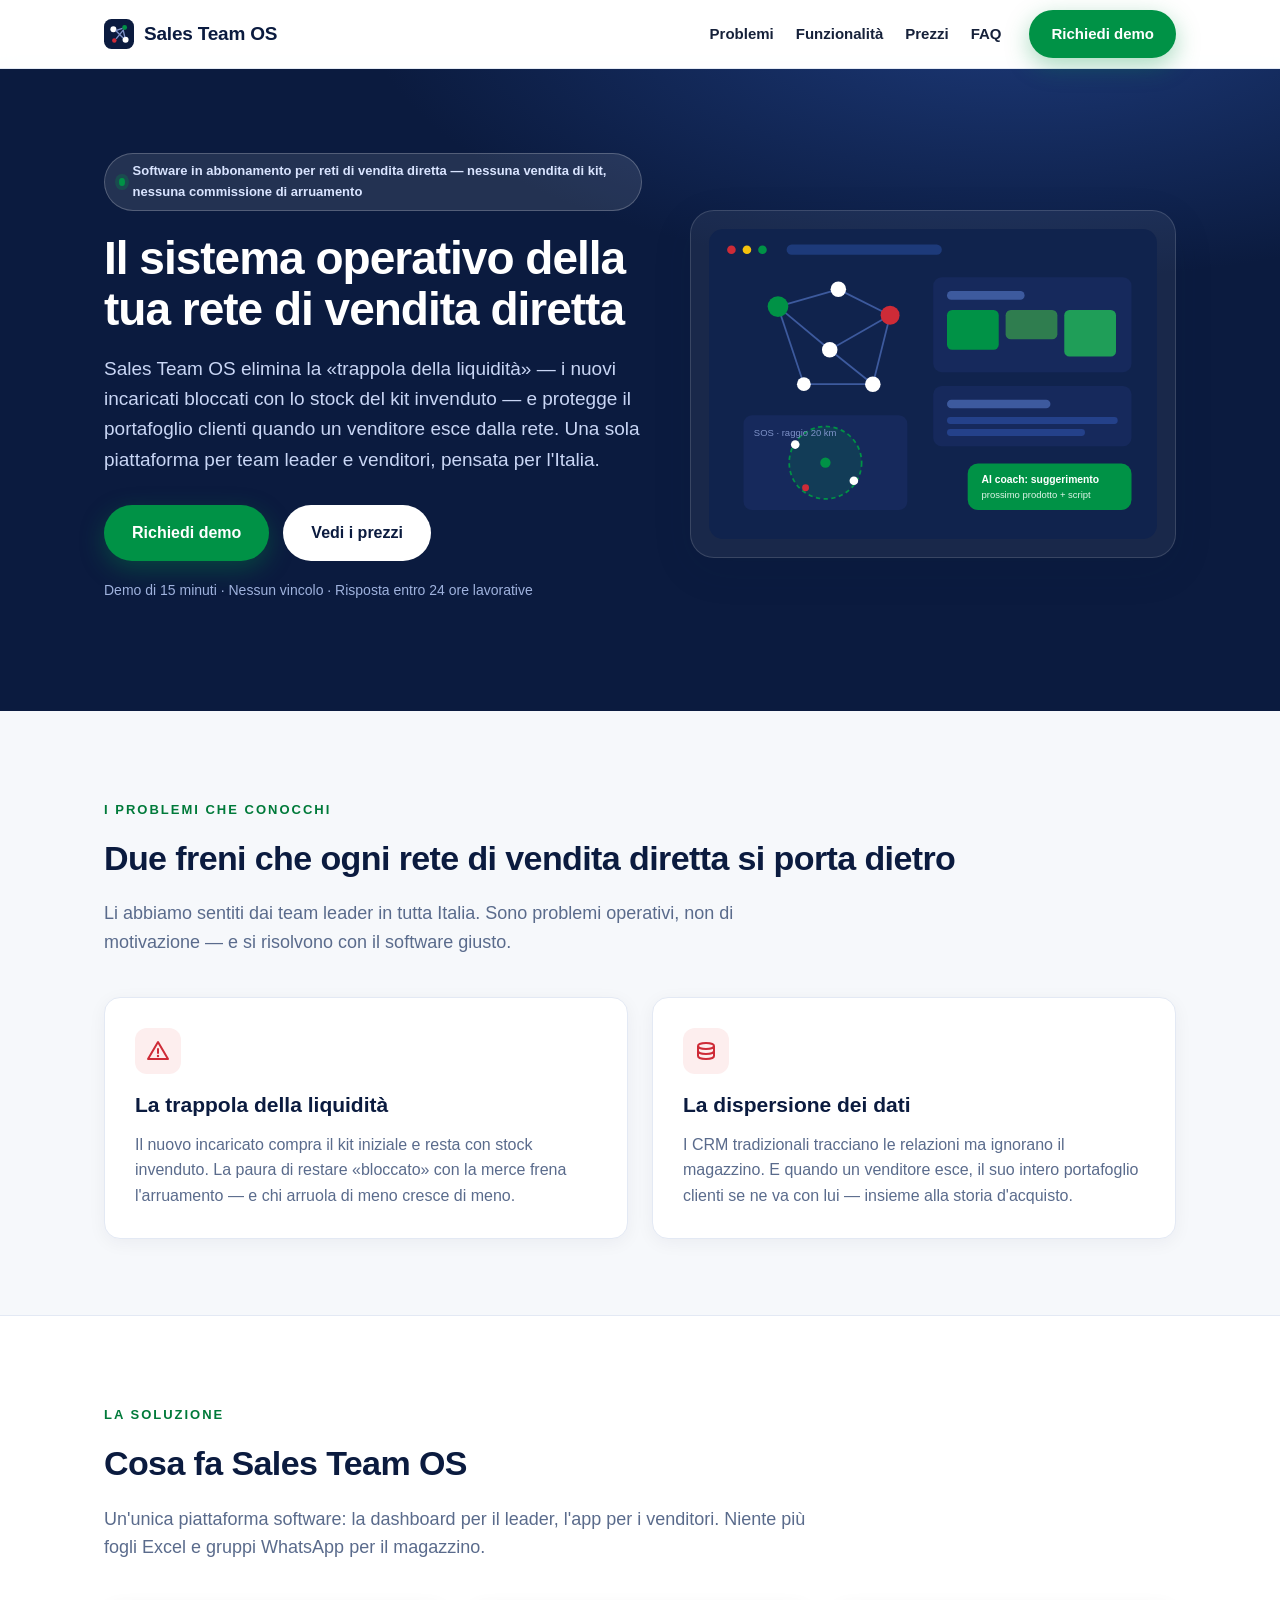
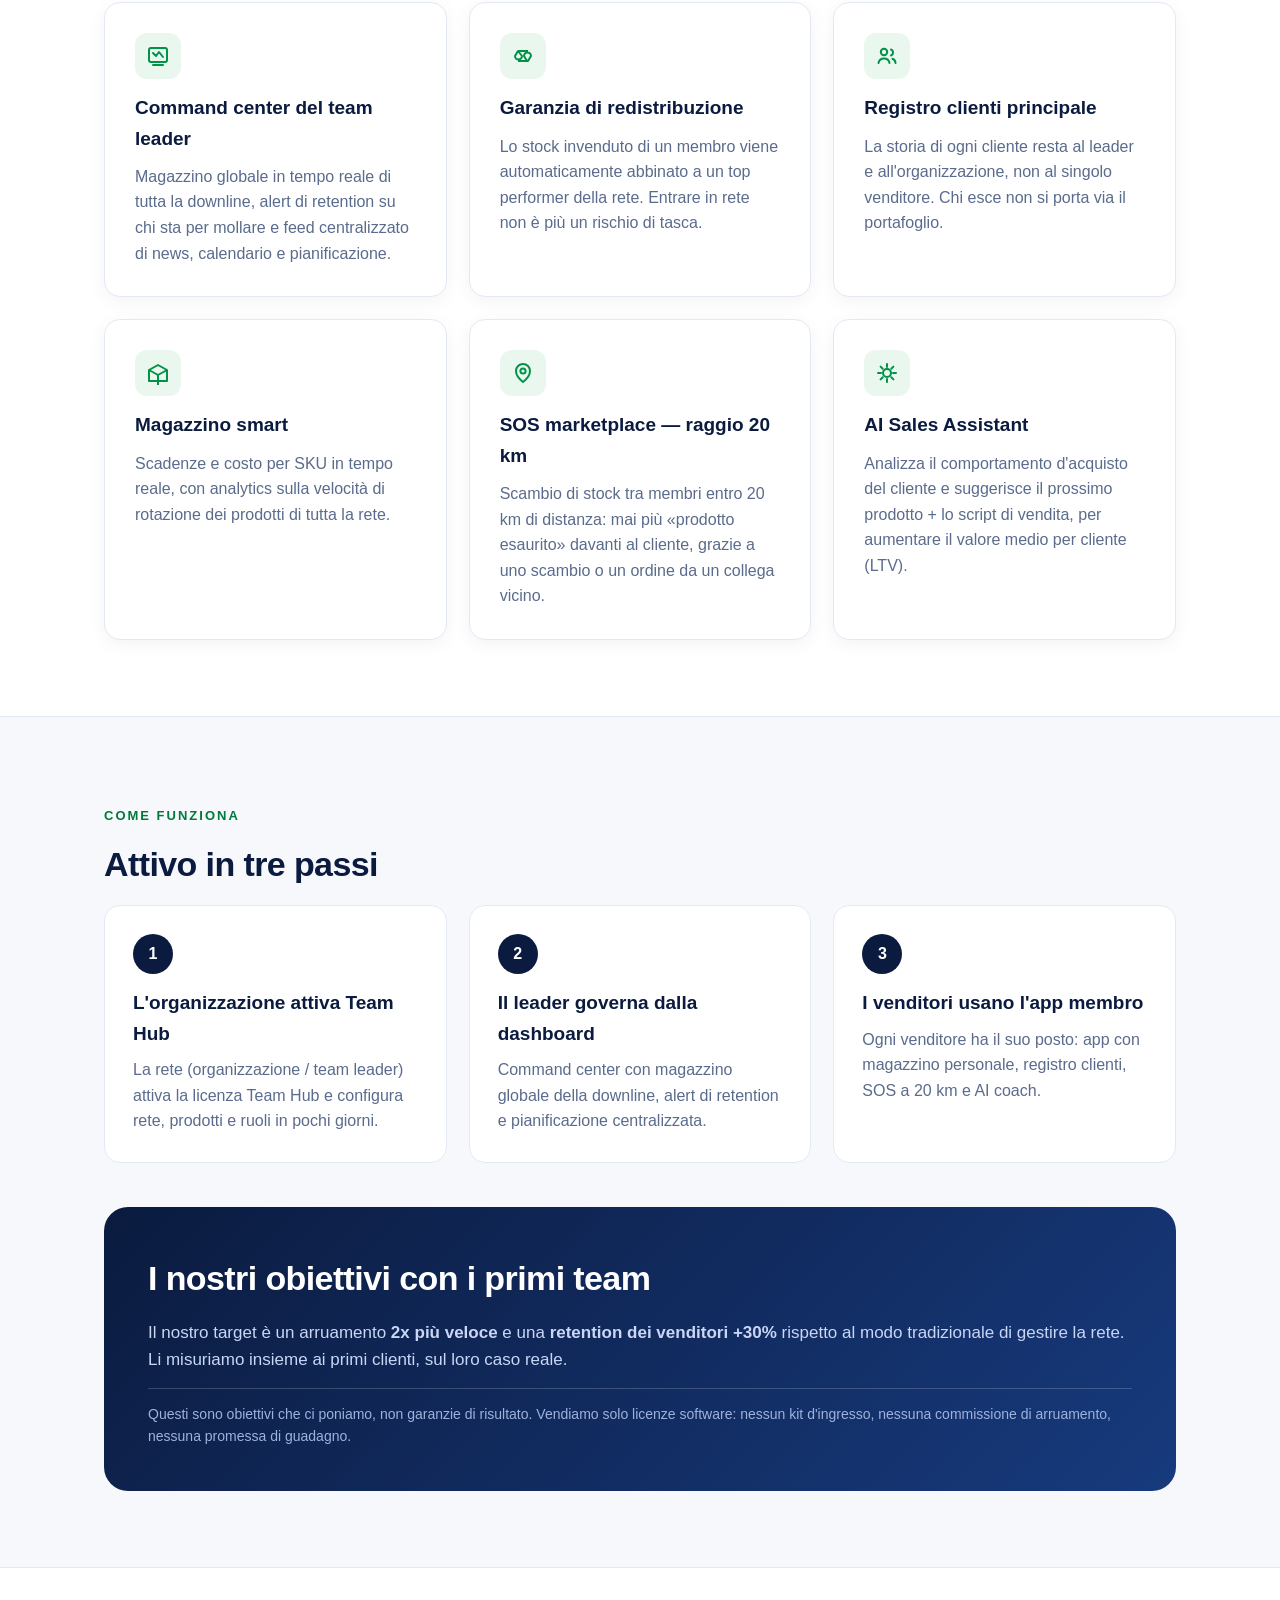
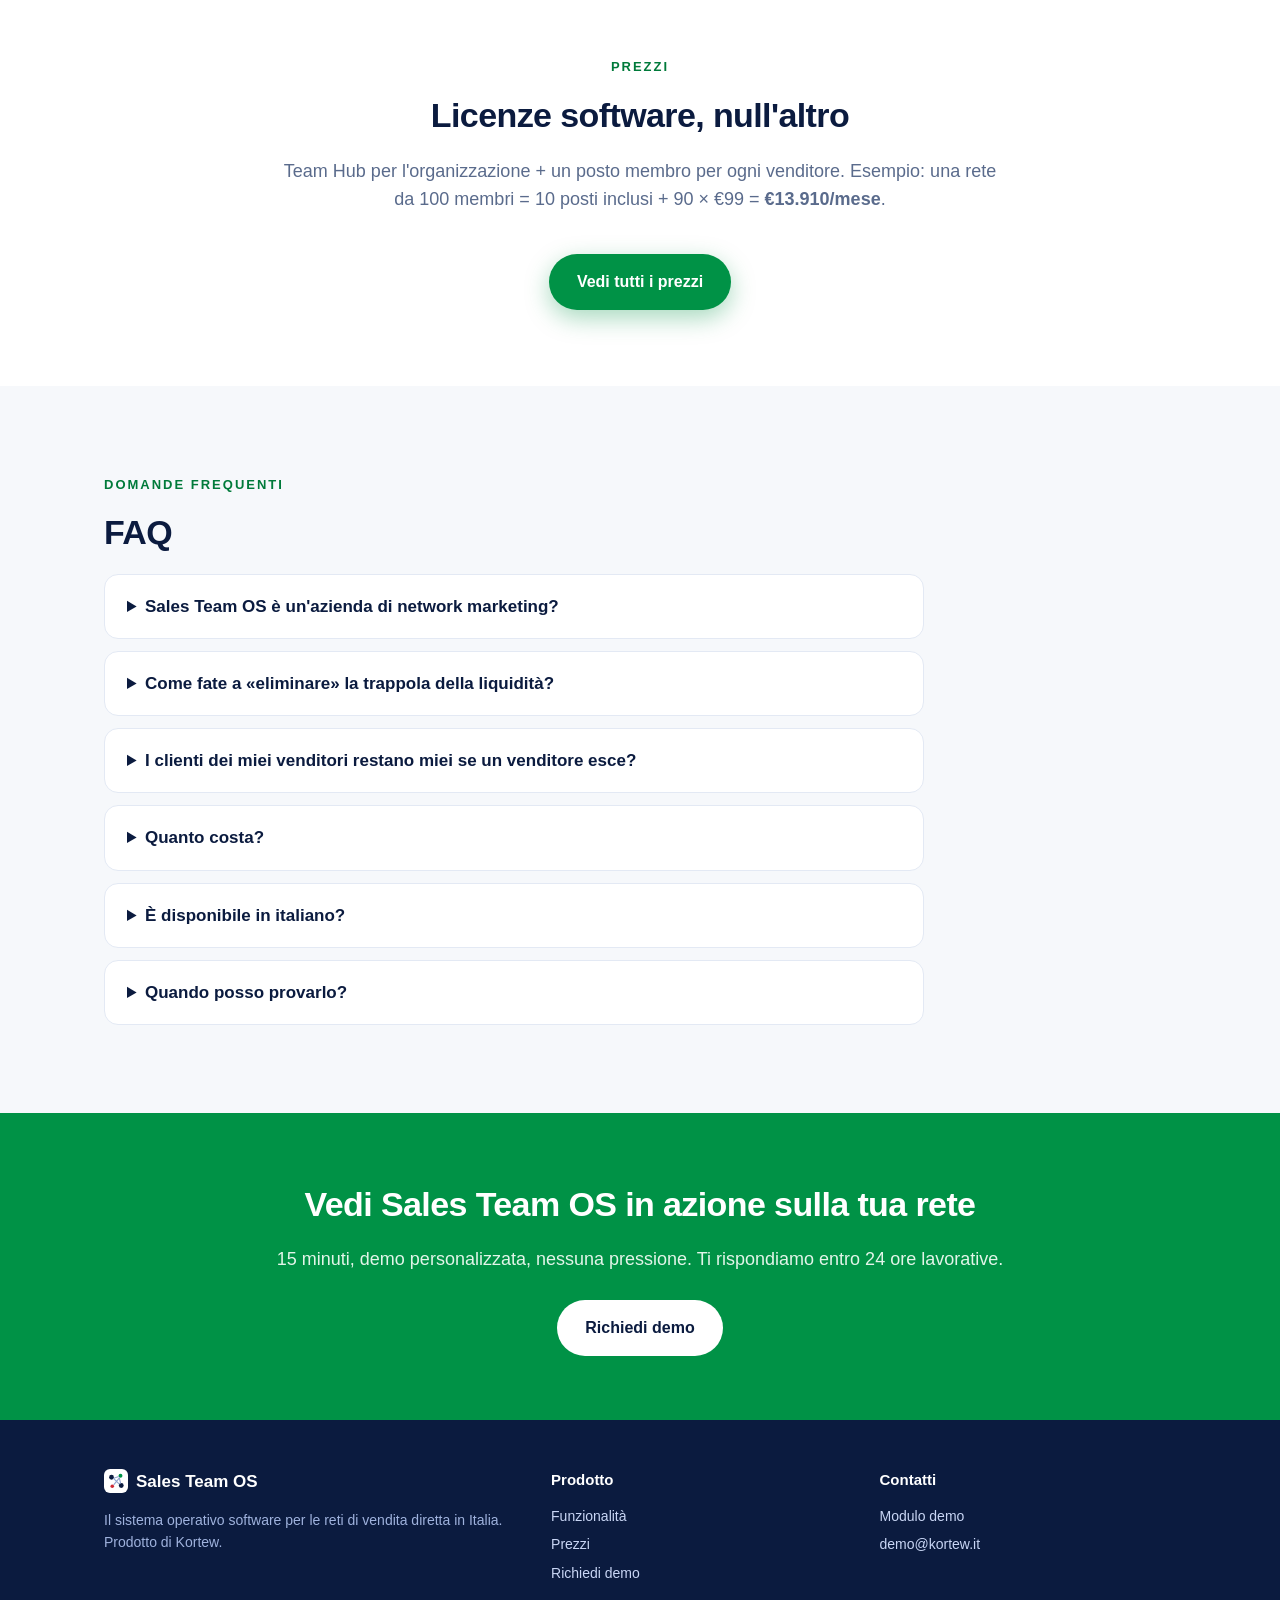
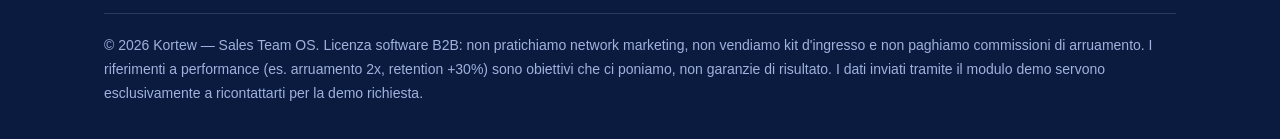
<file: index.html>
<!DOCTYPE html>
<html lang="it">
<head>
<meta charset="UTF-8">
<meta name="viewport" content="width=device-width, initial-scale=1.0">
<title>Sales Team OS — Il sistema operativo della tua rete di vendita diretta</title>
<meta name="description" content="Sales Team OS è il software in abbonamento per reti di vendita diretta in Italia: niente più stock invenduti per i nuovi incaricati, niente più portafogli clienti persi quando un venditore esce. Richiedi una demo di 15 minuti.">
<link rel="icon" type="image/svg+xml" href="favicon.svg">
<link rel="stylesheet" href="styles.css">
</head>
<body>

<nav>
  <div class="container">
    <a class="logo" href="index.html">
      <svg width="30" height="30" viewBox="0 0 32 32" fill="none" aria-hidden="true">
        <rect width="32" height="32" rx="8" fill="#0b1b3f"/>
        <circle cx="10" cy="11" r="3.2" fill="#fff"/>
        <circle cx="22" cy="9" r="2.6" fill="#009246"/>
        <circle cx="23" cy="22" r="3.2" fill="#fff"/>
        <circle cx="11" cy="23" r="2.4" fill="#ce2b37"/>
        <path d="M12.5 12.5 19.6 10M13 12.8l7.4 7.4M20.4 11.4l1.8 8M12.9 21.2l7.6-9.4" stroke="#7f93c9" stroke-width="1.4"/>
      </svg>
      Sales Team OS
    </a>
    <div class="links">
      <a href="index.html#problemi">Problemi</a>
      <a href="index.html#funzioni">Funzionalità</a>
      <a href="prezzi.html">Prezzi</a>
      <a href="index.html#faq">FAQ</a>
    </div>
    <a class="btn btn-primary" href="demo.html">Richiedi demo</a>
  </div>
</nav>

<header class="hero">
  <div class="container">
    <div>
      <span class="badge"><span class="dot"></span> Software in abbonamento per reti di vendita diretta — nessuna vendita di kit, nessuna commissione di arruamento</span>
      <h1>Il sistema operativo della tua rete di vendita diretta</h1>
      <p class="lead">Sales Team OS elimina la «trappola della liquidità» — i nuovi incaricati bloccati con lo stock del kit invenduto — e protegge il portafoglio clienti quando un venditore esce dalla rete. Una sola piattaforma per team leader e venditori, pensata per l'Italia.</p>
      <div class="ctas">
        <a class="btn btn-primary" href="demo.html">Richiedi demo</a>
        <a class="btn btn-light" href="prezzi.html">Vedi i prezzi</a>
      </div>
      <p class="note">Demo di 15 minuti · Nessun vincolo · Risposta entro 24 ore lavorative</p>
    </div>
    <div class="hero-art" aria-hidden="true">
      <svg viewBox="0 0 520 360" xmlns="http://www.w3.org/2000/svg">
        <rect width="520" height="360" rx="14" fill="#10234d"/>
        <!-- top bar -->
        <circle cx="26" cy="24" r="5" fill="#ce2b37"/><circle cx="44" cy="24" r="5" fill="#f4c20d"/><circle cx="62" cy="24" r="5" fill="#009246"/>
        <rect x="90" y="18" width="180" height="12" rx="6" fill="#1d3a7a"/>
        <!-- left: network graph -->
        <g stroke="#3d5a9e" stroke-width="2">
          <line x1="80" y1="90" x2="150" y2="70"/><line x1="80" y1="90" x2="140" y2="140"/>
          <line x1="150" y1="70" x2="210" y2="100"/><line x1="140" y1="140" x2="210" y2="100"/>
          <line x1="80" y1="90" x2="110" y2="180"/><line x1="110" y1="180" x2="190" y2="180"/>
          <line x1="140" y1="140" x2="190" y2="180"/><line x1="210" y1="100" x2="190" y2="180"/>
        </g>
        <circle cx="80" cy="90" r="12" fill="#009246"/>
        <circle cx="150" cy="70" r="9" fill="#fff"/>
        <circle cx="140" cy="140" r="9" fill="#fff"/>
        <circle cx="210" cy="100" r="11" fill="#ce2b37"/>
        <circle cx="110" cy="180" r="8" fill="#fff"/>
        <circle cx="190" cy="180" r="9" fill="#fff"/>
        <!-- right: dashboard panels -->
        <rect x="260" y="56" width="230" height="110" rx="10" fill="#16295c"/>
        <rect x="276" y="72" width="90" height="10" rx="5" fill="#3d5a9e"/>
        <rect x="276" y="94" width="60" height="46" rx="6" fill="#009246"/>
        <rect x="344" y="94" width="60" height="34" rx="6" fill="#2f7d4f"/>
        <rect x="412" y="94" width="60" height="54" rx="6" fill="#1f9e58"/>
        <rect x="260" y="182" width="230" height="70" rx="10" fill="#16295c"/>
        <rect x="276" y="198" width="120" height="10" rx="5" fill="#3d5a9e"/>
        <rect x="276" y="218" width="198" height="8" rx="4" fill="#24418a"/>
        <rect x="276" y="232" width="160" height="8" rx="4" fill="#24418a"/>
        <!-- bottom: map with 20km radius -->
        <rect x="40" y="216" width="190" height="110" rx="10" fill="#16295c"/>
        <circle cx="135" cy="271" r="42" fill="rgba(0,146,70,.18)" stroke="#009246" stroke-width="2" stroke-dasharray="5 4"/>
        <circle cx="135" cy="271" r="6" fill="#009246"/>
        <circle cx="100" cy="250" r="5" fill="#fff"/><circle cx="168" cy="292" r="5" fill="#fff"/><circle cx="112" cy="300" r="4" fill="#ce2b37"/>
        <text x="52" y="240" fill="#7f93c9" font-family="Arial" font-size="11">SOS · raggio 20 km</text>
        <!-- AI bubble -->
        <rect x="300" y="272" width="190" height="54" rx="12" fill="#009246"/>
        <text x="316" y="295" fill="#fff" font-family="Arial" font-size="12" font-weight="bold">AI coach: suggerimento</text>
        <text x="316" y="312" fill="#dff5e8" font-family="Arial" font-size="11">prossimo prodotto + script</text>
      </svg>
    </div>
  </div>
</header>

<section id="problemi">
  <div class="container">
    <p class="kicker">I problemi che conocchi</p>
    <h2>Due freni che ogni rete di vendita diretta si porta dietro</h2>
    <p class="sub">Li abbiamo sentiti dai team leader in tutta Italia. Sono problemi operativi, non di motivazione — e si risolvono con il software giusto.</p>
    <div class="grid-2">
      <div class="card">
        <div class="icon red">
          <svg width="24" height="24" viewBox="0 0 24 24" fill="none"><path d="M12 3 2 20h20L12 3z" stroke="#ce2b37" stroke-width="2" stroke-linejoin="round"/><path d="M12 10v4" stroke="#ce2b37" stroke-width="2" stroke-linecap="round"/><circle cx="12" cy="17" r="1.2" fill="#ce2b37"/></svg>
        </div>
        <h3>La trappola della liquidità</h3>
        <p>Il nuovo incaricato compra il kit iniziale e resta con stock invenduto. La paura di restare «bloccato» con la merce frena l'arruamento — e chi arruola di meno cresce di meno.</p>
      </div>
      <div class="card">
        <div class="icon red">
          <svg width="24" height="24" viewBox="0 0 24 24" fill="none"><path d="M4 7c0-1.7 3.6-3 8-3s8 1.3 8 3-3.6 3-8 3-8-1.3-8-3z" stroke="#ce2b37" stroke-width="2"/><path d="M4 7v10c0 1.7 3.6 3 8 3s8-1.3 8-3V7" stroke="#ce2b37" stroke-width="2"/><path d="M4 12c0 1.7 3.6 3 8 3s8-1.3 8-3" stroke="#ce2b37" stroke-width="2"/></svg>
        </div>
        <h3>La dispersione dei dati</h3>
        <p>I CRM tradizionali tracciano le relazioni ma ignorano il magazzino. E quando un venditore esce, il suo intero portafoglio clienti se ne va con lui — insieme alla storia d'acquisto.</p>
      </div>
    </div>
  </div>
</section>

<section id="funzioni" style="background:#fff; border-top:1px solid var(--line); border-bottom:1px solid var(--line);">
  <div class="container">
    <p class="kicker">La soluzione</p>
    <h2>Cosa fa Sales Team OS</h2>
    <p class="sub">Un'unica piattaforma software: la dashboard per il leader, l'app per i venditori. Niente più fogli Excel e gruppi WhatsApp per il magazzino.</p>
    <div class="grid-3">
      <div class="card">
        <div class="icon green"><svg width="24" height="24" viewBox="0 0 24 24" fill="none"><rect x="3" y="4" width="18" height="14" rx="2" stroke="#009246" stroke-width="2"/><path d="M7 21h10" stroke="#009246" stroke-width="2" stroke-linecap="round"/><path d="M7 9l3 3 3-4 4 5" stroke="#009246" stroke-width="2" stroke-linecap="round" stroke-linejoin="round"/></svg></div>
        <h3>Command center del team leader</h3>
        <p>Magazzino globale in tempo reale di tutta la downline, alert di retention su chi sta per mollare e feed centralizzato di news, calendario e pianificazione.</p>
      </div>
      <div class="card">
        <div class="icon green"><svg width="24" height="24" viewBox="0 0 24 24" fill="none"><path d="M7 7h10M7 7l-3 5a3.5 3.5 0 0 0 7 0L7 7zM17 17H7m10 0 3-5a3.5 3.5 0 0 0-7 0l3 5z" stroke="#009246" stroke-width="2" stroke-linejoin="round"/></svg></div>
        <h3>Garanzia di redistribuzione</h3>
        <p>Lo stock invenduto di un membro viene automaticamente abbinato a un top performer della rete. Entrare in rete non è più un rischio di tasca.</p>
      </div>
      <div class="card">
        <div class="icon green"><svg width="24" height="24" viewBox="0 0 24 24" fill="none"><circle cx="9" cy="8" r="3.2" stroke="#009246" stroke-width="2"/><path d="M3.5 19c.6-3 2.8-4.5 5.5-4.5s4.9 1.5 5.5 4.5" stroke="#009246" stroke-width="2" stroke-linecap="round"/><path d="M16 5.5a3.2 3.2 0 0 1 0 6M17.5 14.8c1.7.6 2.8 1.9 3 4.2" stroke="#009246" stroke-width="2" stroke-linecap="round"/></svg></div>
        <h3>Registro clienti principale</h3>
        <p>La storia di ogni cliente resta al leader e all'organizzazione, non al singolo venditore. Chi esce non si porta via il portafoglio.</p>
      </div>
      <div class="card">
        <div class="icon green"><svg width="24" height="24" viewBox="0 0 24 24" fill="none"><path d="M3 9 12 4l9 5v11H3V9z" stroke="#009246" stroke-width="2" stroke-linejoin="round"/><path d="M3 9l9 5 9-5M12 14v11" stroke="#009246" stroke-width="2" stroke-linejoin="round"/></svg></div>
        <h3>Magazzino smart</h3>
        <p>Scadenze e costo per SKU in tempo reale, con analytics sulla velocità di rotazione dei prodotti di tutta la rete.</p>
      </div>
      <div class="card">
        <div class="icon green"><svg width="24" height="24" viewBox="0 0 24 24" fill="none"><path d="M12 21s-7-5.5-7-11a7 7 0 0 1 14 0c0 5.5-7 11-7 11z" stroke="#009246" stroke-width="2" stroke-linejoin="round"/><circle cx="12" cy="10" r="2.6" stroke="#009246" stroke-width="2"/></svg></div>
        <h3>SOS marketplace — raggio 20 km</h3>
        <p>Scambio di stock tra membri entro 20 km di distanza: mai più «prodotto esaurito» davanti al cliente, grazie a uno scambio o un ordine da un collega vicino.</p>
      </div>
      <div class="card">
        <div class="icon green"><svg width="24" height="24" viewBox="0 0 24 24" fill="none"><path d="M12 3v3M12 18v3M3 12h3M18 12h3M5.6 5.6l2.1 2.1M16.3 16.3l2.1 2.1M18.4 5.6l-2.1 2.1M7.7 16.3l-2.1 2.1" stroke="#009246" stroke-width="2" stroke-linecap="round"/><circle cx="12" cy="12" r="4" stroke="#009246" stroke-width="2"/></svg></div>
        <h3>AI Sales Assistant</h3>
        <p>Analizza il comportamento d'acquisto del cliente e suggerisce il prossimo prodotto + lo script di vendita, per aumentare il valore medio per cliente (LTV).</p>
      </div>
    </div>
  </div>
</section>

<section>
  <div class="container">
    <p class="kicker">Come funziona</p>
    <h2>Attivo in tre passi</h2>
    <div class="steps">
      <div class="step"><div class="num">1</div><h3>L'organizzazione attiva Team Hub</h3><p>La rete (organizzazione / team leader) attiva la licenza Team Hub e configura rete, prodotti e ruoli in pochi giorni.</p></div>
      <div class="step"><div class="num">2</div><h3>Il leader governa dalla dashboard</h3><p>Command center con magazzino globale della downline, alert di retention e pianificazione centralizzata.</p></div>
      <div class="step"><div class="num">3</div><h3>I venditori usano l'app membro</h3><p>Ogni venditore ha il suo posto: app con magazzino personale, registro clienti, SOS a 20 km e AI coach.</p></div>
    </div>
    <div class="goals" style="margin-top:44px;">
      <h2>I nostri obiettivi con i primi team</h2>
      <p>Il nostro target è un arruamento <strong>2x più veloce</strong> e una <strong>retention dei venditori +30%</strong> rispetto al modo tradizionale di gestire la rete. Li misuriamo insieme ai primi clienti, sul loro caso reale.</p>
      <p class="disclaimer">Questi sono obiettivi che ci poniamo, non garanzie di risultato. Vendiamo solo licenze software: nessun kit d'ingresso, nessuna commissione di arruamento, nessuna promessa di guadagno.</p>
    </div>
  </div>
</section>

<section style="background:#fff; border-top:1px solid var(--line);">
  <div class="container" style="text-align:center;">
    <p class="kicker">Prezzi</p>
    <h2>Licenze software, null'altro</h2>
    <p class="sub" style="margin-left:auto;margin-right:auto;">Team Hub per l'organizzazione + un posto membro per ogni venditore. Esempio: una rete da 100 membri = 10 posti inclusi + 90 × €99 = <strong>€13.910/mese</strong>.</p>
    <a class="btn btn-primary" href="prezzi.html">Vedi tutti i prezzi</a>
  </div>
</section>

<section id="faq">
  <div class="container">
    <p class="kicker">Domande frequenti</p>
    <h2>FAQ</h2>
    <div class="faq">
      <details>
        <summary>Sales Team OS è un'azienda di network marketing?</summary>
        <p>No. Kortew vende solo licenze software in abbonamento mensile (SaaS B2B) a organizzazioni di vendita diretta e ai loro team leader. Non vendiamo kit o prodotti fisici, non paghiamo commissioni per l'arruamento e non promettiamo alcun guadagno: il nostro ricavo è l'abbonamento al software.</p>
      </details>
      <details>
        <summary>Come fate a «eliminare» la trappola della liquidità?</summary>
        <p>Con la garanzia di redistribuzione: il sistema vede tutto lo stock della rete e abbina automaticamente la merce invenduta di un membro a un top performer che la può rivendere. Il nuovo incaricato entra senza rischio di restare con stock invenduto.</p>
      </details>
      <details>
        <summary>I clienti dei miei venditori restano miei se un venditore esce?</summary>
        <p>Sì: il Registro Clienti Principale conserva la storia completa di ogni cliente a livello di organizzazione. Il venditore vede i «suoi» clienti, ma la relazione resta in casa.</p>
      </details>
      <details>
        <summary>Quanto costa?</summary>
        <p>Team Hub €5.000/mese per organizzazione (dashboard admin, analytics globale, 10 posti top inclusi) + €99/mese per ogni posto membro (app, AI coach, SOS). Dettagli su <a href="prezzi.html">prezzi</a>.</p>
      </details>
      <details>
        <summary>È disponibile in italiano?</summary>
        <p>Sì: Sales Team OS è italiana-first, sia la dashboard del leader sia l'app dei venditori sono in italiano (con supporto inglese in arrivo).</p>
      </details>
      <details>
        <summary>Quando posso provarlo?</summary>
        <p>Stiamo onboardando i primi team in Italia ora. <a href="demo.html">Richiedi una demo di 15 minuti</a>: ti mostreremo la piattaforma sui tuoi dati reali (in forma anonimizzata).</p>
      </details>
    </div>
  </div>
</section>

<div class="cta-band">
  <div class="container">
    <h2>Vedi Sales Team OS in azione sulla tua rete</h2>
    <p>15 minuti, demo personalizzata, nessuna pressione. Ti rispondiamo entro 24 ore lavorative.</p>
    <a class="btn btn-light" href="demo.html">Richiedi demo</a>
  </div>
</div>

<footer>
  <div class="container">
    <div class="cols">
      <div>
        <div class="brand">
          <svg width="24" height="24" viewBox="0 0 32 32" fill="none" aria-hidden="true">
            <rect width="32" height="32" rx="8" fill="#fff"/>
            <circle cx="10" cy="11" r="3.2" fill="#0b1b3f"/>
            <circle cx="22" cy="9" r="2.6" fill="#009246"/>
            <circle cx="23" cy="22" r="3.2" fill="#0b1b3f"/>
            <circle cx="11" cy="23" r="2.4" fill="#ce2b37"/>
            <path d="M12.5 12.5 19.6 10M13 12.8l7.4 7.4M20.4 11.4l1.8 8M12.9 21.2l7.6-9.4" stroke="#8fa3cf" stroke-width="1.4"/>
          </svg>
          Sales Team OS
        </div>
        <p>Il sistema operativo software per le reti di vendita diretta in Italia. Prodotto di Kortew.</p>
      </div>
      <div>
        <h4>Prodotto</h4>
        <a href="index.html#funzioni">Funzionalità</a>
        <a href="prezzi.html">Prezzi</a>
        <a href="demo.html">Richiedi demo</a>
      </div>
      <div>
        <h4>Contatti</h4>
        <a href="demo.html">Modulo demo</a>
        <a href="mailto:demo@kortew.it">demo@kortew.it</a>
      </div>
    </div>
    <div class="compliance">
      © 2026 Kortew — Sales Team OS. Licenza software B2B: non pratichiamo network marketing, non vendiamo kit d'ingresso e non paghiamo commissioni di arruamento. I riferimenti a performance (es. arruamento 2x, retention +30%) sono obiettivi che ci poniamo, non garanzie di risultato. I dati inviati tramite il modulo demo servono esclusivamente a ricontattarti per la demo richiesta.
    </div>
  </div>
</footer>

</body>
</html>
</file>
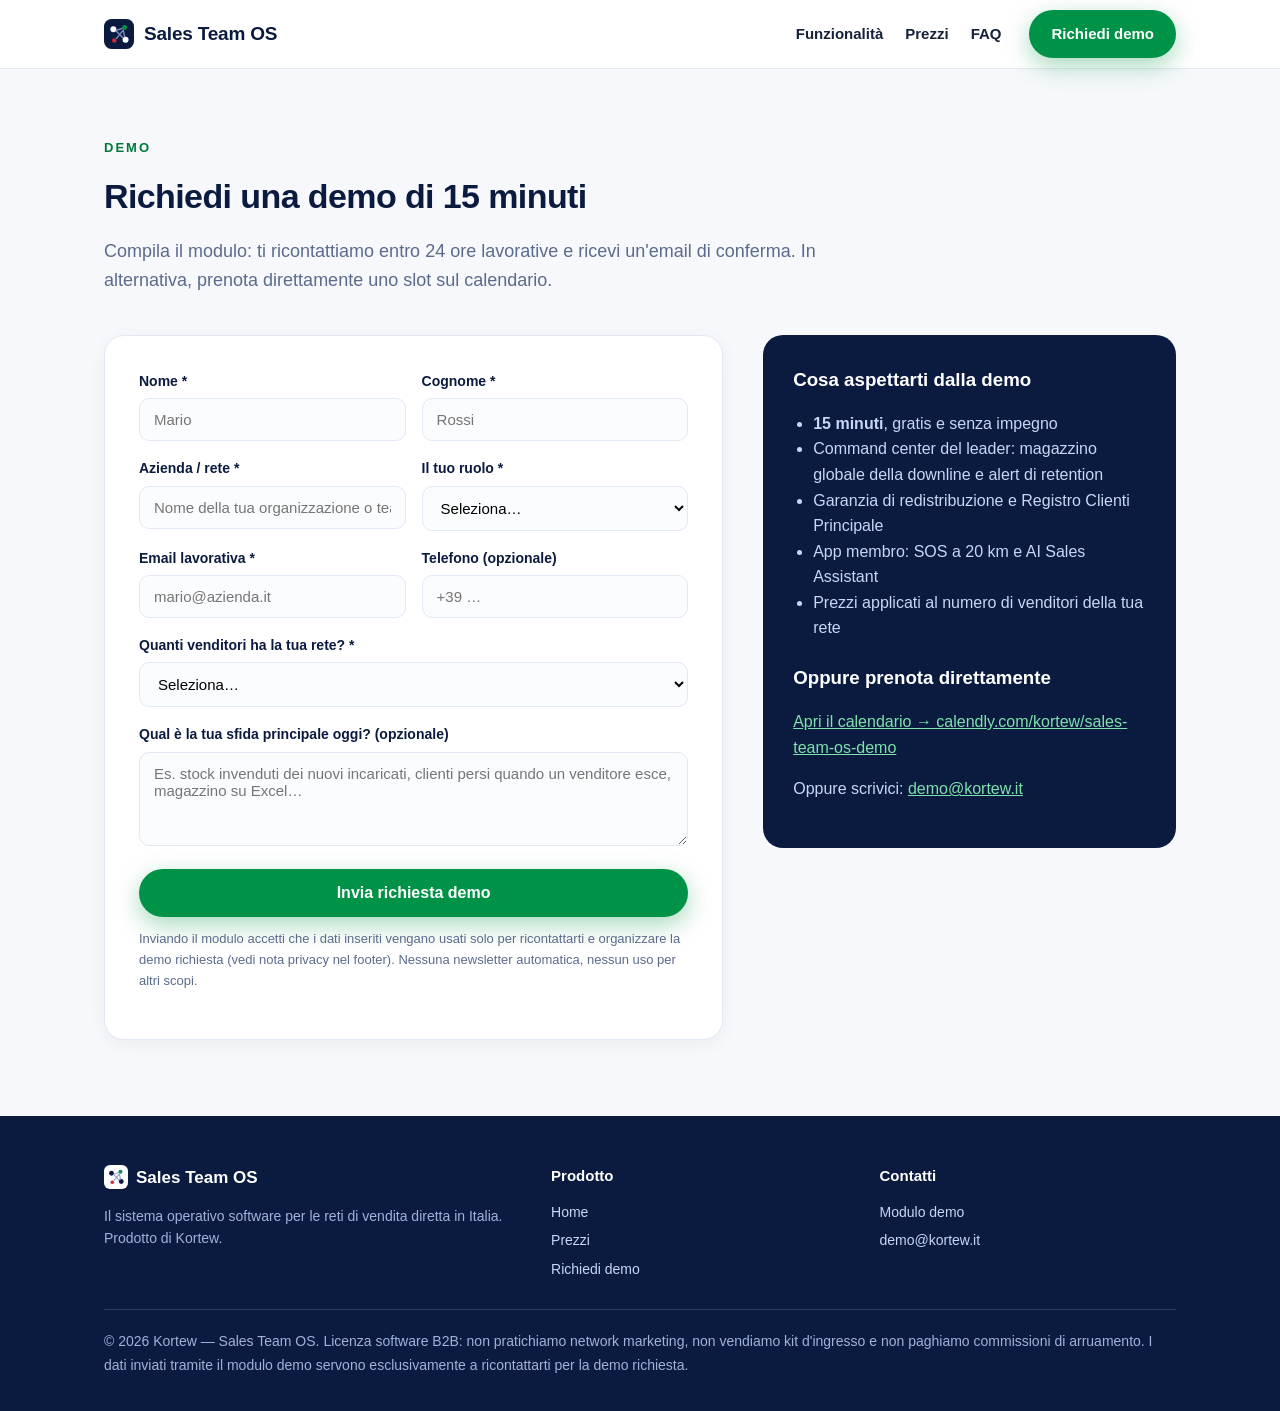
<file: demo.html>
<!DOCTYPE html>
<html lang="it">
<head>
<meta charset="UTF-8">
<meta name="viewport" content="width=device-width, initial-scale=1.0">
<title>Richiedi demo — Sales Team OS | Demo di 15 minuti gratis</title>
<meta name="description" content="Richiedi una demo di 15 minuti di Sales Team OS: ti mostreremo command center, garanzia di redistribuzione, registro clienti, SOS a 20 km e AI coach. Risposta entro 24 ore.">
<link rel="icon" type="image/svg+xml" href="favicon.svg">
<link rel="stylesheet" href="styles.css">
</head>
<body>

<nav>
  <div class="container">
    <a class="logo" href="index.html">
      <svg width="30" height="30" viewBox="0 0 32 32" fill="none" aria-hidden="true">
        <rect width="32" height="32" rx="8" fill="#0b1b3f"/>
        <circle cx="10" cy="11" r="3.2" fill="#fff"/>
        <circle cx="22" cy="9" r="2.6" fill="#009246"/>
        <circle cx="23" cy="22" r="3.2" fill="#fff"/>
        <circle cx="11" cy="23" r="2.4" fill="#ce2b37"/>
        <path d="M12.5 12.5 19.6 10M13 12.8l7.4 7.4M20.4 11.4l1.8 8M12.9 21.2l7.6-9.4" stroke="#7f93c9" stroke-width="1.4"/>
      </svg>
      Sales Team OS
    </a>
    <div class="links">
      <a href="index.html#funzioni">Funzionalità</a>
      <a href="prezzi.html">Prezzi</a>
      <a href="index.html#faq">FAQ</a>
    </div>
    <a class="btn btn-primary" href="demo.html">Richiedi demo</a>
  </div>
</nav>

<section style="padding-top:56px;">
  <div class="container">
    <p class="kicker">Demo</p>
    <h2>Richiedi una demo di 15 minuti</h2>
    <p class="sub">Compila il modulo: ti ricontattiamo entro 24 ore lavorative e ricevi un'email di conferma. In alternativa, prenota direttamente uno slot sul calendario.</p>

    <div class="demo-wrap">
      <form class="demo" id="demoForm" action="https://formsubmit.co/cesarstef@outlook.com" method="POST">
        <input type="hidden" name="_subject" value="Nuova richiesta demo — Sales Team OS">
        <input type="hidden" name="_template" value="table">
        <input type="hidden" name="_captcha" value="false">
        <input type="hidden" name="_next" id="nextField" value="https://raw.githack.com/CesarStef/cloud-basic/sales-team-os-landing/grazie.html">
        <input type="hidden" name="_autoresponse" value="Grazie! La tua richiesta demo di Sales Team OS è stata ricevuta: ti ricontatteremo entro 24 ore lavorative per fissare la call di 15 minuti. — Kortew">
        <div class="row">
          <div class="field">
            <label for="nome">Nome *</label>
            <input type="text" id="nome" name="nome" required placeholder="Mario">
          </div>
          <div class="field">
            <label for="cognome">Cognome *</label>
            <input type="text" id="cognome" name="cognome" required placeholder="Rossi">
          </div>
        </div>
        <div class="row">
          <div class="field">
            <label for="azienda">Azienda / rete *</label>
            <input type="text" id="azienda" name="azienda" required placeholder="Nome della tua organizzazione o team">
          </div>
          <div class="field">
            <label for="ruolo">Il tuo ruolo *</label>
            <select id="ruolo" name="ruolo" required>
              <option value="">Seleziona…</option>
              <option>Team leader / fondatore di rete</option>
              <option>Direttore commerciale</option>
              <option>Responsabile opérations / operations</option>
              <option>Altro</option>
            </select>
          </div>
        </div>
        <div class="row">
          <div class="field">
            <label for="email">Email lavorativa *</label>
            <input type="email" id="email" name="email" required placeholder="mario@azienda.it">
          </div>
          <div class="field">
            <label for="telefono">Telefono (opzionale)</label>
            <input type="tel" id="telefono" name="telefono" placeholder="+39 …">
          </div>
        </div>
        <div class="field">
          <label for="membri">Quanti venditori ha la tua rete? *</label>
          <select id="membri" name="numero_membri" required>
            <option value="">Seleziona…</option>
            <option>Meno di 10</option>
            <option>10–50</option>
            <option>50–100</option>
            <option>100–300</option>
            <option>Oltre 300</option>
          </select>
        </div>
        <div class="field">
          <label for="messaggio">Qual è la tua sfida principale oggi? (opzionale)</label>
          <textarea id="messaggio" name="messaggio" rows="4" placeholder="Es. stock invenduti dei nuovi incaricati, clienti persi quando un venditore esce, magazzino su Excel…"></textarea>
        </div>
        <button class="btn btn-primary" type="submit" style="width:100%;">Invia richiesta demo</button>
        <p class="privacy">Inviando il modulo accetti che i dati inseriti vengano usati solo per ricontattarti e organizzare la demo richiesta (vedi nota privacy nel footer). Nessuna newsletter automatica, nessun uso per altri scopi.</p>
      </form>

      <aside class="side-card">
        <h3>Cosa aspettarti dalla demo</h3>
        <ul>
          <li><strong>15 minuti</strong>, gratis e senza impegno</li>
          <li>Command center del leader: magazzino globale della downline e alert di retention</li>
          <li>Garanzia di redistribuzione e Registro Clienti Principale</li>
          <li>App membro: SOS a 20 km e AI Sales Assistant</li>
          <li>Prezzi applicati al numero di venditori della tua rete</li>
        </ul>
        <h3 style="margin-top:22px;">Oppure prenota direttamente</h3>
        <p><a href="https://calendly.com/kortew/sales-team-os-demo" target="_blank" rel="noopener">Apri il calendario → calendly.com/kortew/sales-team-os-demo</a></p>
        <p>Oppure scrivici: <a href="mailto:demo@kortew.it">demo@kortew.it</a></p>
      </aside>
    </div>
  </div>
</section>

<footer>
  <div class="container">
    <div class="cols">
      <div>
        <div class="brand">
          <svg width="24" height="24" viewBox="0 0 32 32" fill="none" aria-hidden="true">
            <rect width="32" height="32" rx="8" fill="#fff"/>
            <circle cx="10" cy="11" r="3.2" fill="#0b1b3f"/>
            <circle cx="22" cy="9" r="2.6" fill="#009246"/>
            <circle cx="23" cy="22" r="3.2" fill="#0b1b3f"/>
            <circle cx="11" cy="23" r="2.4" fill="#ce2b37"/>
            <path d="M12.5 12.5 19.6 10M13 12.8l7.4 7.4M20.4 11.4l1.8 8M12.9 21.2l7.6-9.4" stroke="#8fa3cf" stroke-width="1.4"/>
          </svg>
          Sales Team OS
        </div>
        <p>Il sistema operativo software per le reti di vendita diretta in Italia. Prodotto di Kortew.</p>
      </div>
      <div>
        <h4>Prodotto</h4>
        <a href="index.html">Home</a>
        <a href="prezzi.html">Prezzi</a>
        <a href="demo.html">Richiedi demo</a>
      </div>
      <div>
        <h4>Contatti</h4>
        <a href="demo.html">Modulo demo</a>
        <a href="mailto:demo@kortew.it">demo@kortew.it</a>
      </div>
    </div>
    <div class="compliance">
      © 2026 Kortew — Sales Team OS. Licenza software B2B: non pratichiamo network marketing, non vendiamo kit d'ingresso e non paghiamo commissioni di arruamento. I dati inviati tramite il modulo demo servono esclusivamente a ricontattarti per la demo richiesta.
    </div>
  </div>
</footer>

<script>
// Fallback locale: conserva la richiesta anche se il servizio form è temporaneamente non raggiungibile.
(function () {
  var form = document.getElementById('demoForm');
  form.addEventListener('submit', function () {
    try {
      var data = {};
      new FormData(form).forEach(function (v, k) { data[k] = v; });
      data._ts = new Date().toISOString();
      var log = JSON.parse(localStorage.getItem('sto_demo_requests') || '[]');
      log.push(data);
      localStorage.setItem('sto_demo_requests', JSON.stringify(log));
    } catch (e) { /* ignora */ }
  });
  // _next assoluto dopo il deploy (vedi documento landing su KOR-3)
  var next = document.getElementById('nextField');
  if (window.STO_DEMO_CONFIRM_URL) { next.value = window.STO_DEMO_CONFIRM_URL; }
})();
</script>

</body>
</html>
</file>
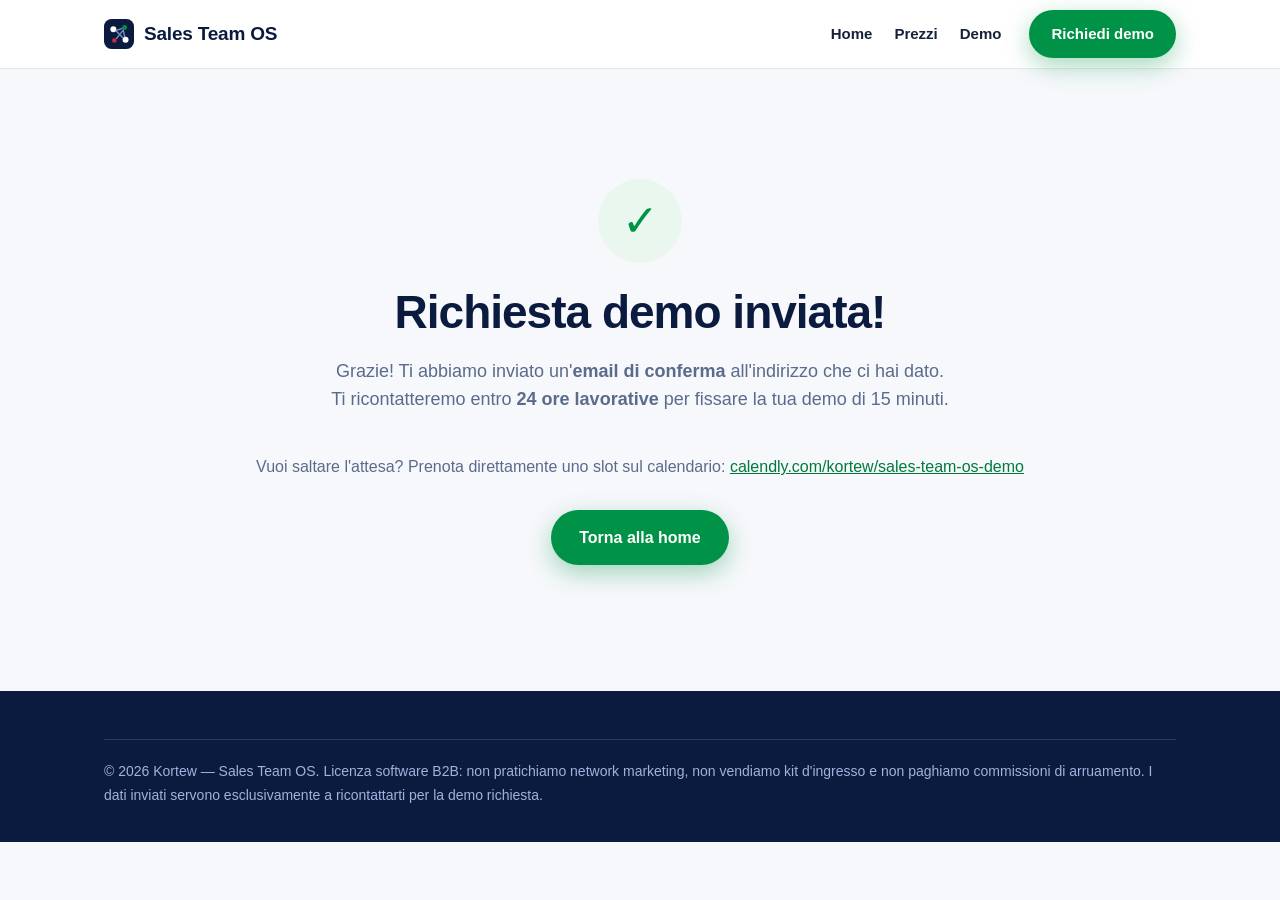
<file: grazie.html>
<!DOCTYPE html>
<html lang="it">
<head>
<meta charset="UTF-8">
<meta name="viewport" content="width=device-width, initial-scale=1.0">
<title>Richiesta inviata — Sales Team OS</title>
<meta name="description" content="Richiesta demo di Sales Team OS inviata: ti ricontatteremo entro 24 ore lavorative.">
<link rel="icon" type="image/svg+xml" href="favicon.svg">
<link rel="stylesheet" href="styles.css">
</head>
<body>

<nav>
  <div class="container">
    <a class="logo" href="index.html">
      <svg width="30" height="30" viewBox="0 0 32 32" fill="none" aria-hidden="true">
        <rect width="32" height="32" rx="8" fill="#0b1b3f"/>
        <circle cx="10" cy="11" r="3.2" fill="#fff"/>
        <circle cx="22" cy="9" r="2.6" fill="#009246"/>
        <circle cx="23" cy="22" r="3.2" fill="#fff"/>
        <circle cx="11" cy="23" r="2.4" fill="#ce2b37"/>
        <path d="M12.5 12.5 19.6 10M13 12.8l7.4 7.4M20.4 11.4l1.8 8M12.9 21.2l7.6-9.4" stroke="#7f93c9" stroke-width="1.4"/>
      </svg>
      Sales Team OS
    </a>
    <div class="links">
      <a href="index.html">Home</a>
      <a href="prezzi.html">Prezzi</a>
      <a href="demo.html">Demo</a>
    </div>
    <a class="btn btn-primary" href="demo.html">Richiedi demo</a>
  </div>
</nav>

<div class="thanks">
  <div class="container">
    <div class="check">✓</div>
    <h1 style="color:var(--navy);">Richiesta demo inviata!</h1>
    <p class="sub" style="margin-left:auto;margin-right:auto;">Grazie! Ti abbiamo inviato un'<strong>email di conferma</strong> all'indirizzo che ci hai dato.<br>
    Ti ricontatteremo entro <strong>24 ore lavorative</strong> per fissare la tua demo di 15 minuti.</p>
    <p style="color:var(--muted);">Vuoi saltare l'attesa? Prenota direttamente uno slot sul calendario:
      <a href="https://calendly.com/kortew/sales-team-os-demo" target="_blank" rel="noopener">calendly.com/kortew/sales-team-os-demo</a></p>
    <p style="margin-top:30px;"><a class="btn btn-primary" href="index.html">Torna alla home</a></p>
  </div>
</div>

<footer>
  <div class="container">
    <div class="compliance">
      © 2026 Kortew — Sales Team OS. Licenza software B2B: non pratichiamo network marketing, non vendiamo kit d'ingresso e non paghiamo commissioni di arruamento. I dati inviati servono esclusivamente a ricontattarti per la demo richiesta.
    </div>
  </div>
</footer>

</body>
</html>
</file>
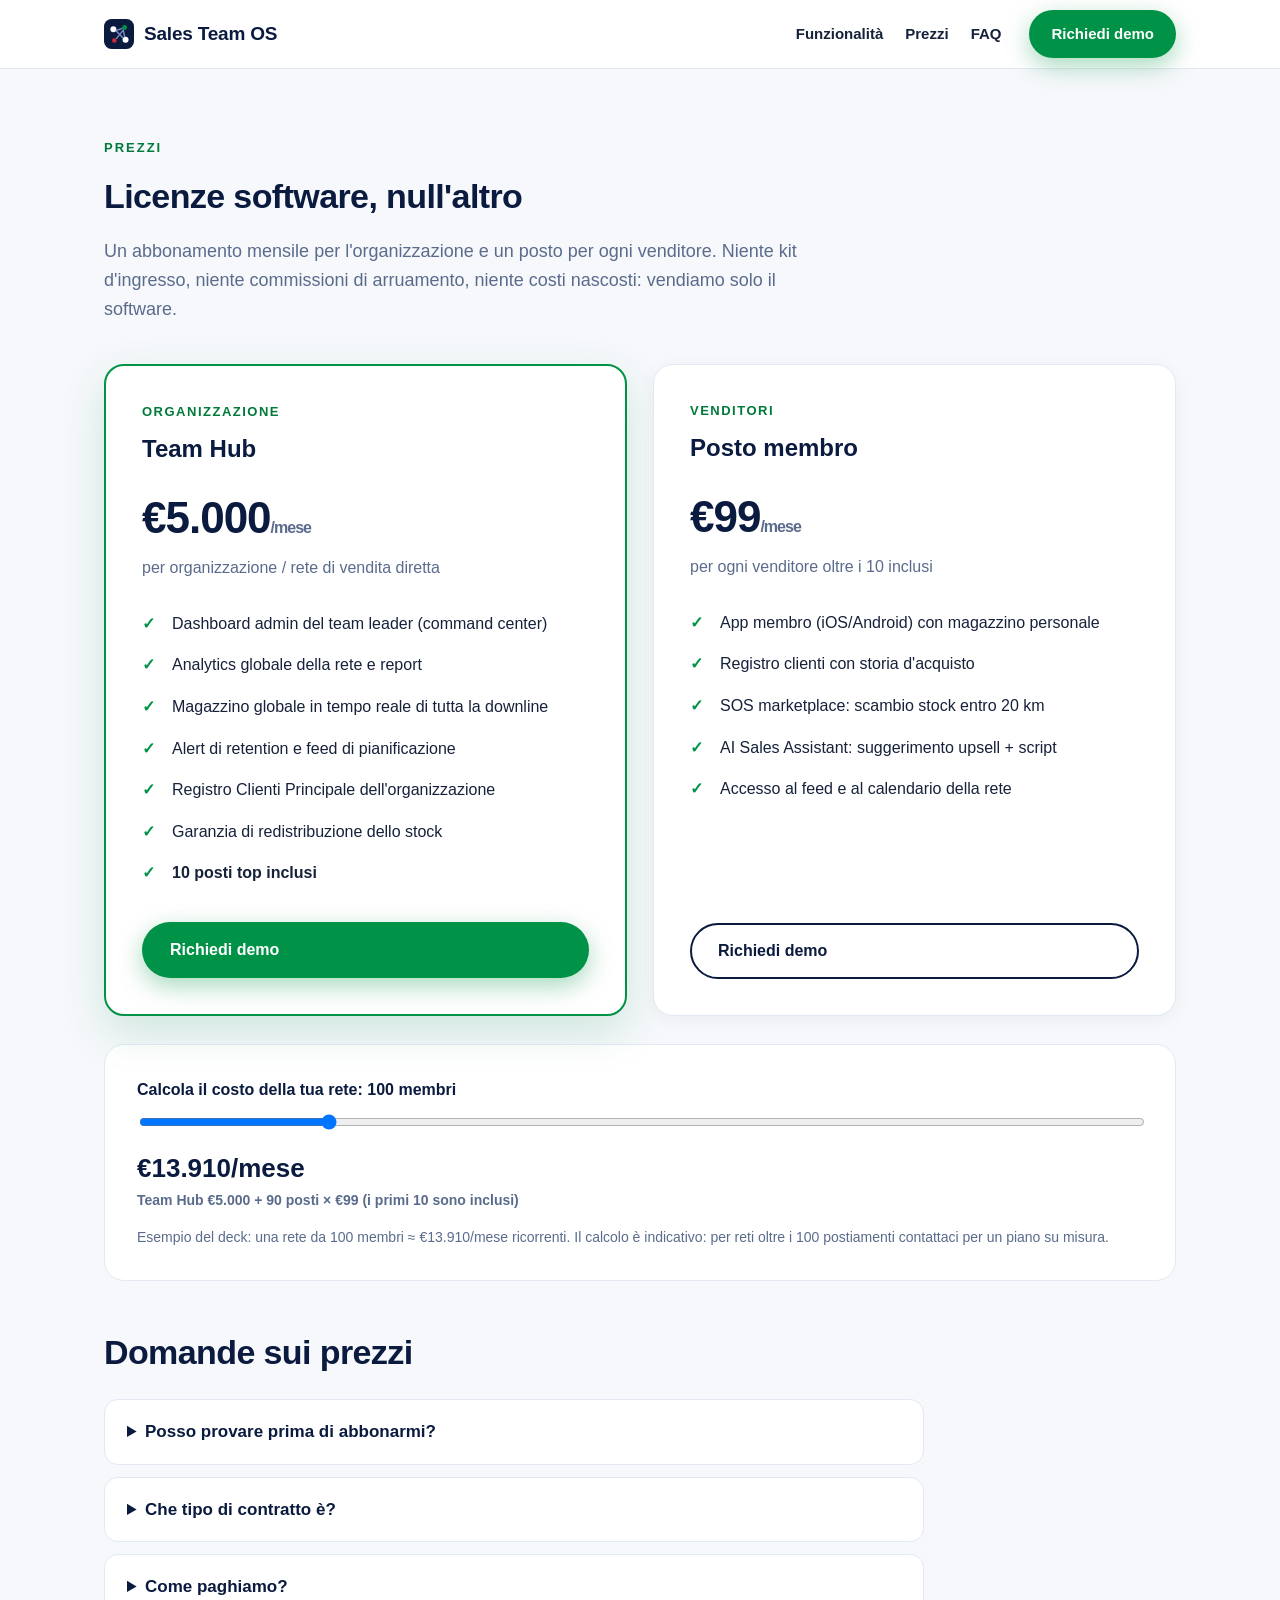
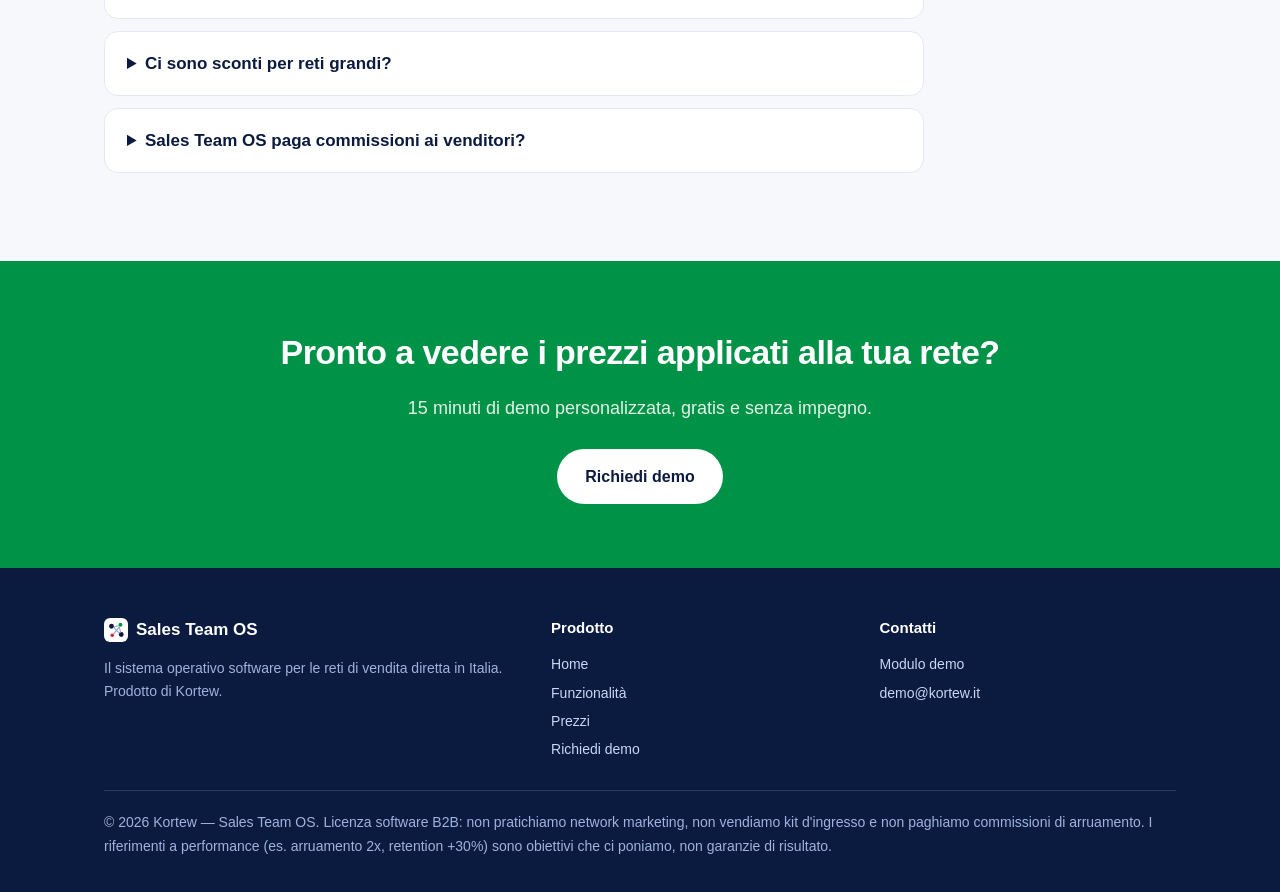
<file: prezzi.html>
<!DOCTYPE html>
<html lang="it">
<head>
<meta charset="UTF-8">
<meta name="viewport" content="width=device-width, initial-scale=1.0">
<title>Prezzi — Sales Team OS | Team Hub €5.000/mese + €99/mese per posto membro</title>
<meta name="description" content="Prezzi di Sales Team OS: licenza Team Hub €5.000/mese per organizzazione (10 posti top inclusi) + €99/mese per ogni posto membro. Esempio: rete da 100 membri = €13.910/mese. Solo licenze software.">
<link rel="icon" type="image/svg+xml" href="favicon.svg">
<link rel="stylesheet" href="styles.css">
</head>
<body>

<nav>
  <div class="container">
    <a class="logo" href="index.html">
      <svg width="30" height="30" viewBox="0 0 32 32" fill="none" aria-hidden="true">
        <rect width="32" height="32" rx="8" fill="#0b1b3f"/>
        <circle cx="10" cy="11" r="3.2" fill="#fff"/>
        <circle cx="22" cy="9" r="2.6" fill="#009246"/>
        <circle cx="23" cy="22" r="3.2" fill="#fff"/>
        <circle cx="11" cy="23" r="2.4" fill="#ce2b37"/>
        <path d="M12.5 12.5 19.6 10M13 12.8l7.4 7.4M20.4 11.4l1.8 8M12.9 21.2l7.6-9.4" stroke="#7f93c9" stroke-width="1.4"/>
      </svg>
      Sales Team OS
    </a>
    <div class="links">
      <a href="index.html#funzioni">Funzionalità</a>
      <a href="prezzi.html">Prezzi</a>
      <a href="index.html#faq">FAQ</a>
    </div>
    <a class="btn btn-primary" href="demo.html">Richiedi demo</a>
  </div>
</nav>

<section style="padding-top:56px;">
  <div class="container">
    <p class="kicker">Prezzi</p>
    <h2>Licenze software, null'altro</h2>
    <p class="sub">Un abbonamento mensile per l'organizzazione e un posto per ogni venditore. Niente kit d'ingresso, niente commissioni di arruamento, niente costi nascosti: vendiamo solo il software.</p>

    <div class="grid-plans">
      <div class="plan featured">
        <span class="tag">Organizzazione</span>
        <h3>Team Hub</h3>
        <div class="price">€5.000<small>/mese</small></div>
        <p style="color:var(--muted); margin:0;">per organizzazione / rete di vendita diretta</p>
        <ul>
          <li>Dashboard admin del team leader (command center)</li>
          <li>Analytics globale della rete e report</li>
          <li>Magazzino globale in tempo reale di tutta la downline</li>
          <li>Alert di retention e feed di pianificazione</li>
          <li>Registro Clienti Principale dell'organizzazione</li>
          <li>Garanzia di redistribuzione dello stock</li>
          <li><strong>10 posti top inclusi</strong></li>
        </ul>
        <a class="btn btn-primary" href="demo.html">Richiedi demo</a>
      </div>
      <div class="plan">
        <span class="tag">Venditori</span>
        <h3>Posto membro</h3>
        <div class="price">€99<small>/mese</small></div>
        <p style="color:var(--muted); margin:0;">per ogni venditore oltre i 10 inclusi</p>
        <ul>
          <li>App membro (iOS/Android) con magazzino personale</li>
          <li>Registro clienti con storia d'acquisto</li>
          <li>SOS marketplace: scambio stock entro 20 km</li>
          <li>AI Sales Assistant: suggerimento upsell + script</li>
          <li>Accesso al feed e al calendario della rete</li>
        </ul>
        <a class="btn btn-outline" href="demo.html">Richiedi demo</a>
      </div>
    </div>

    <div class="calc">
      <label for="members">Calcola il costo della tua rete: <span id="mval">100</span> membri</label>
      <input type="range" id="members" min="10" max="500" step="5" value="100">
      <div class="out"><span id="total">€13.910</span>/mese
        <small id="breakdown">Team Hub €5.000 + 90 posti × €99 (i primi 10 sono inclusi)</small>
      </div>
      <p style="color:var(--muted); font-size:14px; margin:14px 0 0;">Esempio del deck: una rete da 100 membri ≈ €13.910/mese ricorrenti. Il calcolo è indicativo: per reti oltre i 100 postiamenti contattaci per un piano su misura.</p>
    </div>

    <div class="faq" style="margin-top:44px;">
      <h2 style="margin-bottom:20px;">Domande sui prezzi</h2>
      <details>
        <summary>Posso provare prima di abbonarmi?</summary>
        <p>Sì: <a href="demo.html">richiedi una demo di 15 minuti</a> e ti mostreremo la piattaforma in azione. L'onboarding dei primi team è in corso ora.</p>
      </details>
      <details>
        <summary>Che tipo di contratto è?</summary>
        <p>Abbonamento software mensile, disdicibile con 30 giorni di preavviso. Niente penali di uscita: il software resta tuo finché lo paghi, come ogni SaaS.</p>
      </details>
      <details>
        <summary>Come paghiamo?</summary>
        <p>Carta di credito o SEPA tramite fatturazione elettronica mensualità. Per Team Hub è prevista anche la fatturazione annuale con sconto.</p>
      </details>
      <details>
        <summary>Ci sono sconti per reti grandi?</summary>
        <p>Sì: oltre 100 posti membro applichiamo una tariffa su misura. Scrivici tramite il <a href="demo.html">modulo demo</a> indicando il numero di venditori.</p>
      </details>
      <details>
        <summary>Sales Team OS paga commissioni ai venditori?</summary>
        <p>No. Noi vendiamo esclusivamente licenze software all'organizzazione e ai singoli posti. Qualsiasi compensazione tra rete e venditori è affare interno dell'organizzazione: noi non intermedia, non paghiamo e non promettiamo guadagni a nessuno.</p>
      </details>
    </div>
  </div>
</section>

<div class="cta-band">
  <div class="container">
    <h2>Pronto a vedere i prezzi applicati alla tua rete?</h2>
    <p>15 minuti di demo personalizzata, gratis e senza impegno.</p>
    <a class="btn btn-light" href="demo.html">Richiedi demo</a>
  </div>
</div>

<footer>
  <div class="container">
    <div class="cols">
      <div>
        <div class="brand">
          <svg width="24" height="24" viewBox="0 0 32 32" fill="none" aria-hidden="true">
            <rect width="32" height="32" rx="8" fill="#fff"/>
            <circle cx="10" cy="11" r="3.2" fill="#0b1b3f"/>
            <circle cx="22" cy="9" r="2.6" fill="#009246"/>
            <circle cx="23" cy="22" r="3.2" fill="#0b1b3f"/>
            <circle cx="11" cy="23" r="2.4" fill="#ce2b37"/>
            <path d="M12.5 12.5 19.6 10M13 12.8l7.4 7.4M20.4 11.4l1.8 8M12.9 21.2l7.6-9.4" stroke="#8fa3cf" stroke-width="1.4"/>
          </svg>
          Sales Team OS
        </div>
        <p>Il sistema operativo software per le reti di vendita diretta in Italia. Prodotto di Kortew.</p>
      </div>
      <div>
        <h4>Prodotto</h4>
        <a href="index.html">Home</a>
        <a href="index.html#funzioni">Funzionalità</a>
        <a href="prezzi.html">Prezzi</a>
        <a href="demo.html">Richiedi demo</a>
      </div>
      <div>
        <h4>Contatti</h4>
        <a href="demo.html">Modulo demo</a>
        <a href="mailto:demo@kortew.it">demo@kortew.it</a>
      </div>
    </div>
    <div class="compliance">
      © 2026 Kortew — Sales Team OS. Licenza software B2B: non pratichiamo network marketing, non vendiamo kit d'ingresso e non paghiamo commissioni di arruamento. I riferimenti a performance (es. arruamento 2x, retention +30%) sono obiettivi che ci poniamo, non garanzie di risultato.
    </div>
  </div>
</footer>

<script>
(function () {
  var slider = document.getElementById('members');
  var mval = document.getElementById('mval');
  var total = document.getElementById('total');
  var breakdown = document.getElementById('breakdown');
  function eur(n) { return '€' + n.toLocaleString('it-IT'); }
  function update() {
    var m = parseInt(slider.value, 10);
    mval.textContent = m;
    var extra = Math.max(0, m - 10);
    var t = 5000 + extra * 99;
    total.textContent = eur(t);
    breakdown.textContent = 'Team Hub ' + eur(5000) + ' + ' + extra + ' posti × €99' + (m > 10 ? ' (i primi 10 sono inclusi)' : ' (tutti inclusi in Team Hub)');
  }
  slider.addEventListener('input', update);
  update();
})();
</script>

</body>
</html>
</file>
<file: styles.css>
/* Sales Team OS — landing (Kortew) */
:root {
  --navy: #0b1b3f;
  --navy-2: #12275a;
  --ink: #16213a;
  --muted: #5a6b8c;
  --bg: #f6f8fb;
  --card: #ffffff;
  --green: #009246;
  --green-dark: #007a3a;
  --red: #ce2b37;
  --line: #e3e9f4;
  --radius: 16px;
  --shadow: 0 12px 40px rgba(11, 27, 63, 0.10);
}
* { box-sizing: border-box; }
html { scroll-behavior: smooth; }
body {
  margin: 0;
  font-family: -apple-system, BlinkMacSystemFont, "Segoe UI", Roboto, "Helvetica Neue", Arial, sans-serif;
  color: var(--ink);
  background: var(--bg);
  line-height: 1.6;
}
a { color: var(--green-dark); }
.container { max-width: 1120px; margin: 0 auto; padding: 0 24px; }

nav {
  position: sticky; top: 0; z-index: 50;
  background: rgba(255,255,255,0.92); backdrop-filter: blur(8px);
  border-bottom: 1px solid var(--line);
}
nav .container { display: flex; align-items: center; gap: 28px; height: 68px; }
.logo { display: flex; align-items: center; gap: 10px; font-weight: 800; color: var(--navy); text-decoration: none; font-size: 19px; letter-spacing: -0.2px; }
.logo svg { display: block; }
nav .links { display: flex; gap: 22px; margin-left: auto; }
nav .links a { color: var(--ink); text-decoration: none; font-weight: 600; font-size: 15px; }
nav .links a:hover { color: var(--green-dark); }

.btn {
  display: inline-block; padding: 13px 26px; border-radius: 999px;
  font-weight: 700; font-size: 16px; text-decoration: none; cursor: pointer;
  border: 2px solid transparent; transition: transform .12s ease, box-shadow .12s ease;
}
.btn:hover { transform: translateY(-1px); }
.btn-primary { background: var(--green); color: #fff; box-shadow: 0 8px 24px rgba(0,146,70,.35); }
.btn-primary:hover { background: var(--green-dark); color: #fff; }
.btn-outline { border-color: var(--navy); color: var(--navy); background: transparent; }
.btn-outline:hover { background: var(--navy); color: #fff; }
.btn-light { background: #fff; color: var(--navy); }
nav .btn { padding: 10px 20px; font-size: 15px; }

.hero { background: radial-gradient(1200px 500px at 80% -10%, #1d3a7a 0%, var(--navy) 55%); color: #fff; padding: 84px 0 96px; }
.hero .container { display: grid; grid-template-columns: 1.05fr 0.95fr; gap: 48px; align-items: center; }
.badge {
  display: inline-flex; align-items: center; gap: 8px;
  background: rgba(255,255,255,.10); border: 1px solid rgba(255,255,255,.22);
  color: #d9e4ff; padding: 7px 14px; border-radius: 999px; font-size: 13px; font-weight: 600; margin-bottom: 22px;
}
.badge .dot { width: 8px; height: 8px; border-radius: 50%; background: var(--green); box-shadow: 0 0 0 4px rgba(0,146,70,.25); }
h1 { font-size: 46px; line-height: 1.12; margin: 0 0 18px; letter-spacing: -1px; }
.hero p.lead { font-size: 19px; color: #c9d6f5; margin: 0 0 30px; max-width: 560px; }
.hero .ctas { display: flex; gap: 14px; flex-wrap: wrap; margin-bottom: 18px; }
.hero .note { font-size: 14px; color: #9fb2dd; }
.hero-art {
  background: rgba(255,255,255,.06); border: 1px solid rgba(255,255,255,.14);
  border-radius: 24px; padding: 18px; box-shadow: var(--shadow);
}
.hero-art svg { width: 100%; height: auto; display: block; border-radius: 14px; }

section { padding: 76px 0; }
.kicker { text-transform: uppercase; letter-spacing: 2px; font-size: 13px; font-weight: 800; color: var(--green-dark); margin-bottom: 10px; }
h2 { font-size: 34px; letter-spacing: -0.6px; margin: 0 0 14px; color: var(--navy); }
.sub { color: var(--muted); font-size: 18px; max-width: 720px; margin: 0 0 40px; }

.grid-2 { display: grid; grid-template-columns: 1fr 1fr; gap: 24px; }
.card {
  background: var(--card); border: 1px solid var(--line); border-radius: var(--radius);
  padding: 30px; box-shadow: 0 4px 18px rgba(11,27,63,.05);
}
.card h3 { margin: 14px 0 10px; font-size: 21px; color: var(--navy); }
.card p { margin: 0; color: var(--muted); }
.icon { width: 46px; height: 46px; border-radius: 12px; display: flex; align-items: center; justify-content: center; background: #eef4ff; }
.icon.red { background: #fdeeee; }
.icon.green { background: #e9f7ef; }

.grid-3 { display: grid; grid-template-columns: repeat(3, 1fr); gap: 22px; }
.grid-3 .card h3 { font-size: 19px; }

.steps { display: grid; grid-template-columns: repeat(3, 1fr); gap: 22px; }
.step { background: var(--card); border: 1px solid var(--line); border-radius: var(--radius); padding: 28px; }
.step .num {
  width: 40px; height: 40px; border-radius: 50%; background: var(--navy); color: #fff;
  display: flex; align-items: center; justify-content: center; font-weight: 800; margin-bottom: 14px;
}
.step h3 { margin: 0 0 8px; font-size: 19px; color: var(--navy); }
.step p { margin: 0; color: var(--muted); }

.goals { background: linear-gradient(135deg, #0b1b3f, #173a7d); color: #fff; border-radius: 24px; padding: 44px; }
.goals h2 { color: #fff; }
.goals p { color: #c9d6f5; margin: 0; font-size: 17px; }
.goals .disclaimer { margin-top: 14px; font-size: 14px; color: #9fb2dd; border-top: 1px solid rgba(255,255,255,.18); padding-top: 14px; }

.cta-band { background: var(--green); color: #fff; text-align: center; padding: 64px 0; }
.cta-band h2 { color: #fff; }
.cta-band p { color: #e2f5e9; font-size: 18px; margin: 0 0 26px; }

.grid-plans { display: grid; grid-template-columns: 1fr 1fr; gap: 26px; align-items: stretch; }
.plan { background: var(--card); border: 1px solid var(--line); border-radius: 20px; padding: 36px; display: flex; flex-direction: column; box-shadow: 0 4px 18px rgba(11,27,63,.05); }
.plan.featured { border: 2px solid var(--green); box-shadow: 0 16px 44px rgba(0,146,70,.16); }
.plan .tag { font-size: 13px; font-weight: 800; letter-spacing: 1.5px; text-transform: uppercase; color: var(--green-dark); }
.plan h3 { font-size: 24px; margin: 8px 0 4px; color: var(--navy); }
.price { font-size: 44px; font-weight: 800; color: var(--navy); letter-spacing: -1px; margin: 10px 0 2px; }
.price small { font-size: 16px; color: var(--muted); font-weight: 600; }
.plan ul { list-style: none; padding: 0; margin: 22px 0 28px; flex: 1; }
.plan li { padding: 8px 0 8px 30px; position: relative; color: var(--ink); }
.plan li::before { content: "\2713"; position: absolute; left: 0; color: var(--green); font-weight: 800; }
.calc { background: var(--card); border: 1px solid var(--line); border-radius: 20px; padding: 32px; margin-top: 28px; }
.calc label { font-weight: 700; color: var(--navy); display: block; margin-bottom: 10px; }
.calc input[type=range] { width: 100%; }
.calc .out { font-size: 26px; font-weight: 800; color: var(--navy); margin-top: 10px; }
.calc .out small { font-size: 14px; color: var(--muted); font-weight: 600; display: block; }

.faq { max-width: 820px; }
.faq details { background: var(--card); border: 1px solid var(--line); border-radius: 14px; padding: 18px 22px; margin-bottom: 12px; }
.faq summary { font-weight: 700; color: var(--navy); cursor: pointer; font-size: 17px; }
.faq details p { color: var(--muted); margin: 10px 0 0; }

.demo-wrap { display: grid; grid-template-columns: 1.2fr 0.8fr; gap: 40px; align-items: start; }
form.demo { background: var(--card); border: 1px solid var(--line); border-radius: 20px; padding: 34px; box-shadow: 0 4px 18px rgba(11,27,63,.05); }
.field { margin-bottom: 16px; }
.field label { display: block; font-weight: 700; font-size: 14px; margin-bottom: 6px; color: var(--navy); }
.field input, .field select, .field textarea {
  width: 100%; padding: 12px 14px; border: 1px solid var(--line); border-radius: 10px; font-size: 15px; font-family: inherit; background: #fbfcfe;
}
.field input:focus, .field textarea:focus, .field select:focus { outline: 2px solid rgba(0,146,70,.35); border-color: var(--green); }
.row { display: grid; grid-template-columns: 1fr 1fr; gap: 16px; }
.privacy { font-size: 13px; color: var(--muted); margin-top: 12px; }
.side-card { background: var(--navy); color: #fff; border-radius: 20px; padding: 30px; }
.side-card h3 { margin: 0 0 12px; }
.side-card p, .side-card li { color: #c9d6f5; }
.side-card ul { padding-left: 20px; }
.side-card a { color: #7ee2ae; }

.thanks { text-align: center; padding: 110px 0; }
.thanks .check { width: 84px; height: 84px; border-radius: 50%; background: #e9f7ef; color: var(--green); font-size: 44px; display: flex; align-items: center; justify-content: center; margin: 0 auto 24px; }

footer { background: var(--navy); color: #9fb2dd; padding: 48px 0 34px; font-size: 14px; }
footer .cols { display: grid; grid-template-columns: 1.4fr 1fr 1fr; gap: 32px; margin-bottom: 26px; }
footer h4 { color: #fff; margin: 0 0 10px; font-size: 15px; }
footer a { color: #c9d6f5; text-decoration: none; display: block; padding: 3px 0; }
footer a:hover { color: #fff; }
footer .compliance { border-top: 1px solid rgba(255,255,255,.14); padding-top: 20px; line-height: 1.7; }
footer .brand { color: #fff; font-weight: 800; font-size: 17px; display: flex; align-items: center; gap: 8px; margin-bottom: 10px; }

@media (max-width: 900px) {
  .hero .container, .grid-2, .grid-3, .steps, .grid-plans, .demo-wrap, footer .cols { grid-template-columns: 1fr; }
  h1 { font-size: 34px; }
  nav .links { display: none; }
  .row { grid-template-columns: 1fr; }
}
</file>
